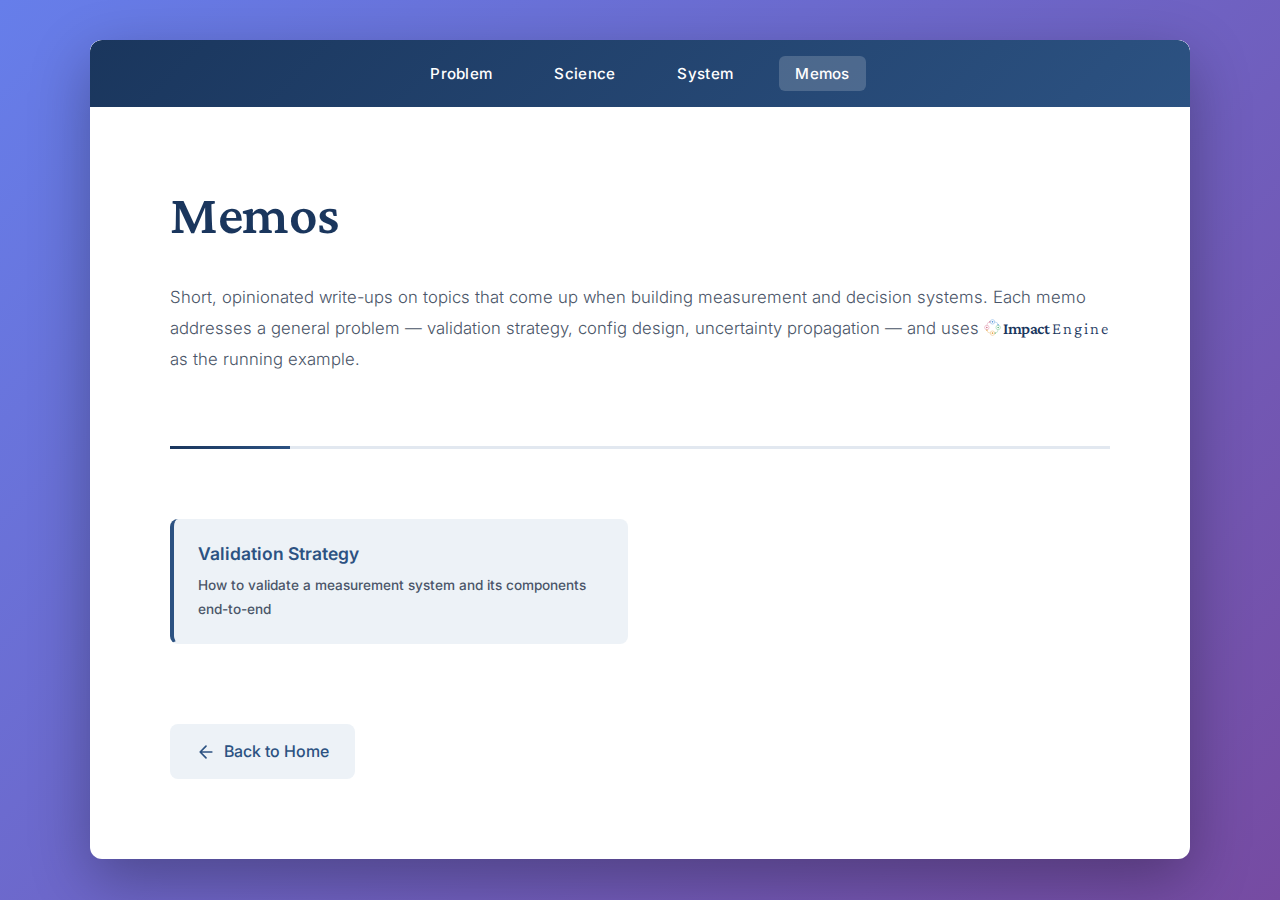
<file: memos.html>
<!DOCTYPE html>
<html lang="en">
<head>
    <meta charset="UTF-8">
    <meta name="viewport" content="width=device-width, initial-scale=1.0">
    <meta name="description" content="Impact Engine — memos on measurement, evidence, and decision systems.">
    <title>Memos | Impact Engine</title>
    <link rel="preconnect" href="https://fonts.googleapis.com">
    <link rel="preconnect" href="https://fonts.gstatic.com" crossorigin>
    <link href="https://fonts.googleapis.com/css2?family=Crimson+Pro:wght@300;400;600&family=Inter:wght@300;400;500;600&display=swap" rel="stylesheet">
    <link rel="stylesheet" href="styles.css">
</head>
<body>
    <div class="container">
        <nav>
            <ul>
                <li><a href="index.html">Problem</a></li>
                <li><a href="science.html">Science</a></li>
                <li><a href="system.html">System</a></li>
                <li><a href="memos.html" aria-current="page">Memos</a></li>
            </ul>
        </nav>

        <div class="content">
            <header>
                <h1>Memos</h1>
                <p class="subtitle">
                    Short, opinionated write-ups on topics that come up when building
                    measurement and decision systems. Each memo addresses a general
                    problem — validation strategy, config design, uncertainty propagation —
                    and uses Impact Engine as the running example.
                </p>
            </header>

            <main>
                <div class="card-grid card-grid-2">
                    <a href="memos/validation.html" class="card card-compact">
                        <h3>Validation Strategy</h3>
                        <p>How to validate a measurement system and its components end-to-end</p>
                    </a>
                </div>

                <a href="index.html" class="back-link">
                    <svg xmlns="http://www.w3.org/2000/svg" width="20" height="20" viewBox="0 0 24 24" fill="none" stroke="currentColor" stroke-width="2" stroke-linecap="round" stroke-linejoin="round">
                        <path d="M19 12H5M12 19l-7-7 7-7"/>
                    </svg>
                    Back to Home
                </a>
            </main>
        </div>
    </div>
<script src="logo-inline.js"></script>
</body>
</html>
</file>
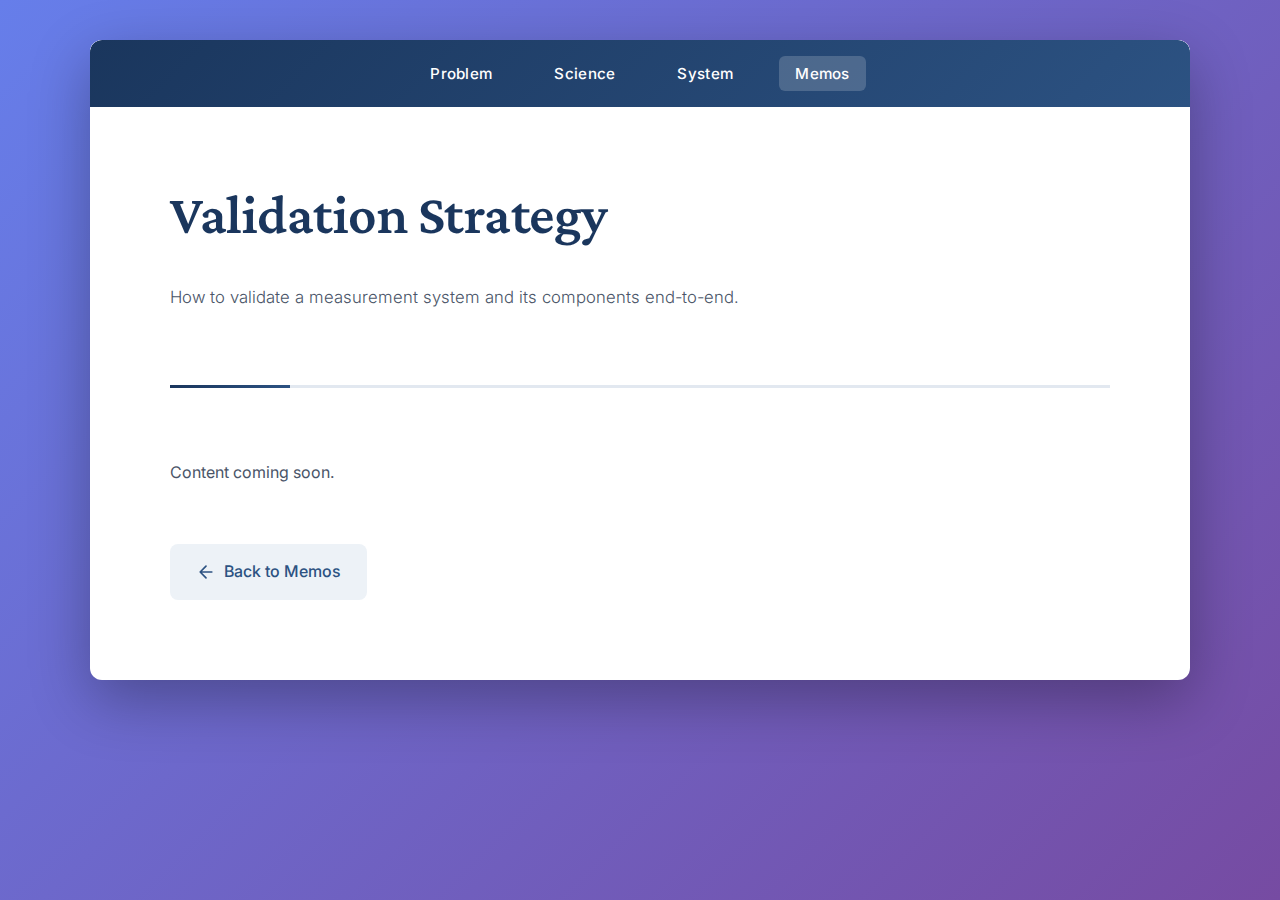
<file: memos/validation.html>
<!DOCTYPE html>
<html lang="en">
<head>
    <meta charset="UTF-8">
    <meta name="viewport" content="width=device-width, initial-scale=1.0">
    <meta name="description" content="How to validate a measurement system and its components — using Impact Engine as the running example.">
    <title>Validation Strategy | Memos | Impact Engine</title>
    <link rel="preconnect" href="https://fonts.googleapis.com">
    <link rel="preconnect" href="https://fonts.gstatic.com" crossorigin>
    <link href="https://fonts.googleapis.com/css2?family=Crimson+Pro:wght@300;400;600&family=Inter:wght@300;400;500;600&display=swap" rel="stylesheet">
    <link rel="stylesheet" href="../styles.css">
</head>
<body>
    <div class="container">
        <nav>
            <ul>
                <li><a href="../index.html">Problem</a></li>
                <li><a href="../science.html">Science</a></li>
                <li><a href="../system.html">System</a></li>
                <li><a href="../memos.html" aria-current="page">Memos</a></li>
            </ul>
        </nav>

        <div class="content">
            <header>
                <h1>Validation Strategy</h1>
                <p class="subtitle">
                    How to validate a measurement system and its components end-to-end.
                </p>
            </header>

            <main>
                <p>
                    Content coming soon.
                </p>

                <a href="../memos.html" class="back-link">
                    <svg xmlns="http://www.w3.org/2000/svg" width="20" height="20" viewBox="0 0 24 24" fill="none" stroke="currentColor" stroke-width="2" stroke-linecap="round" stroke-linejoin="round">
                        <path d="M19 12H5M12 19l-7-7 7-7"/>
                    </svg>
                    Back to Memos
                </a>
            </main>
        </div>
    </div>
<script src="../logo-inline.js"></script>
</body>
</html>
</file>
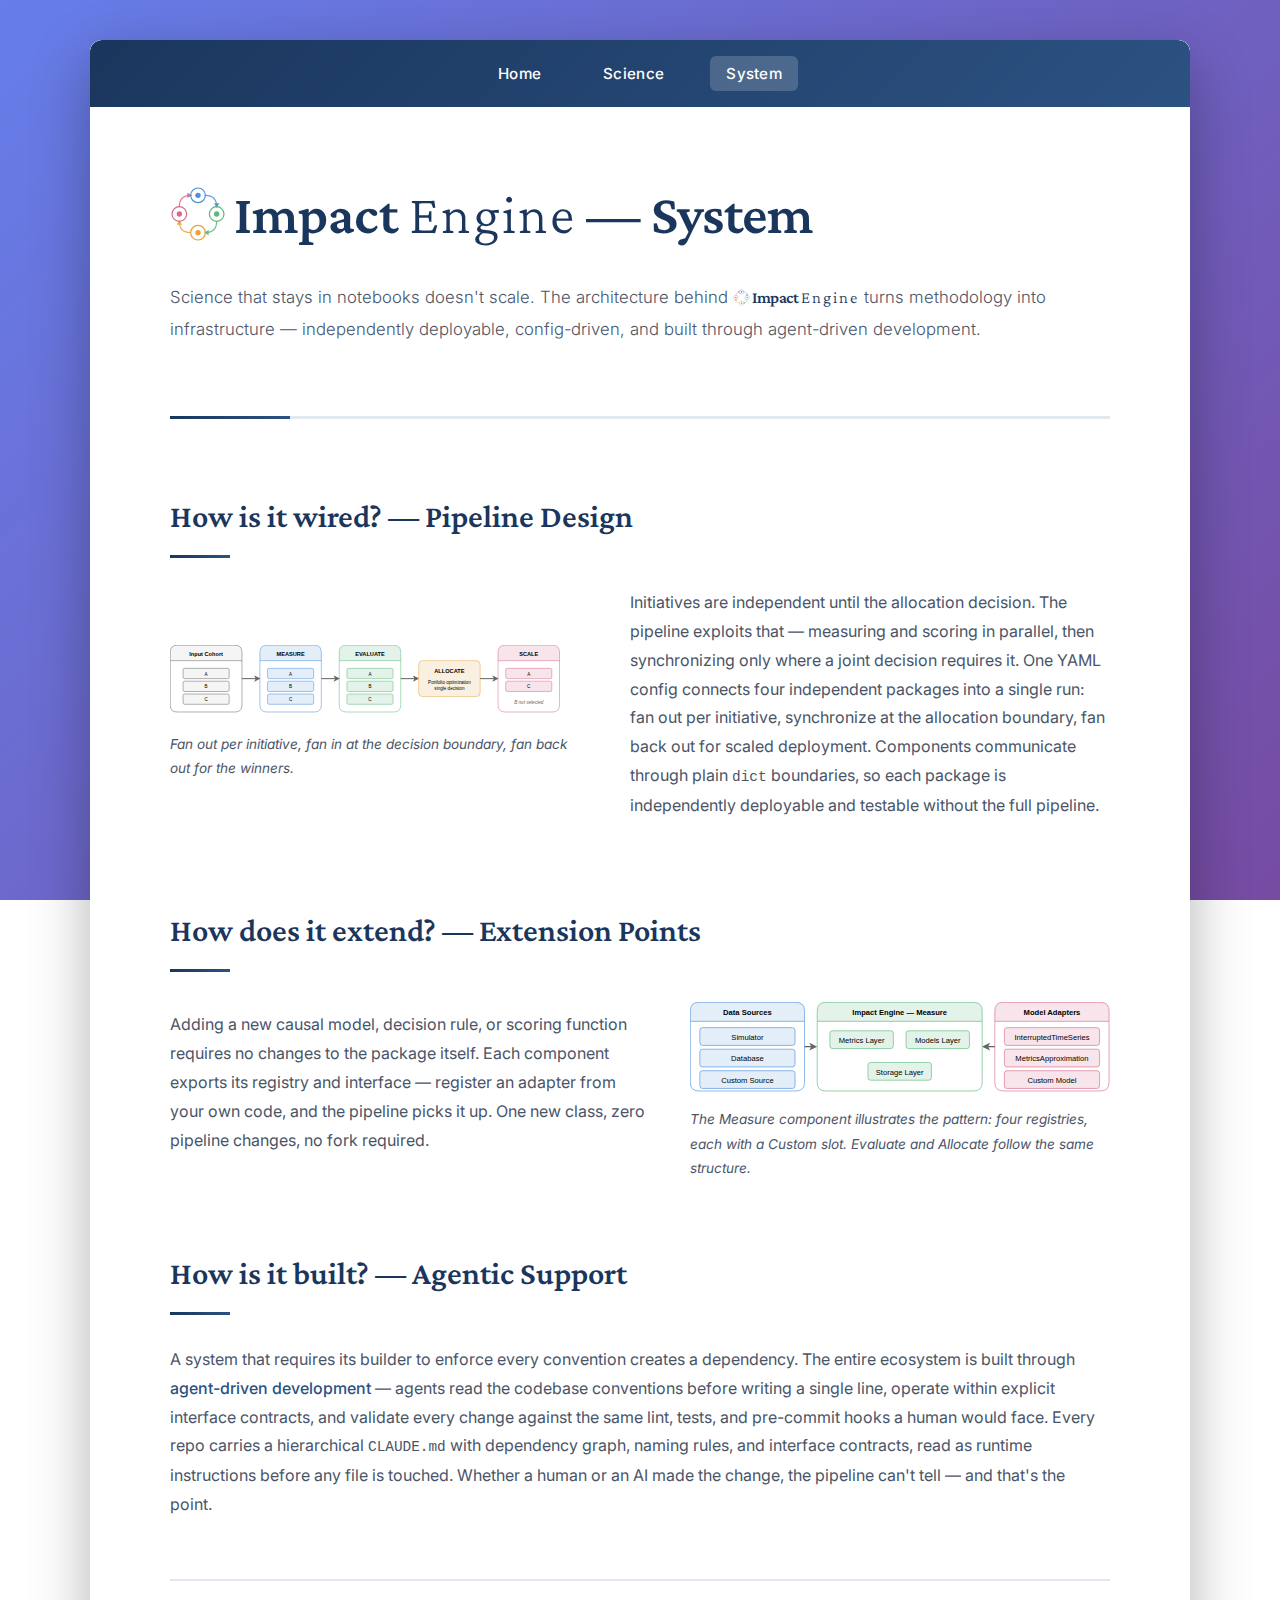
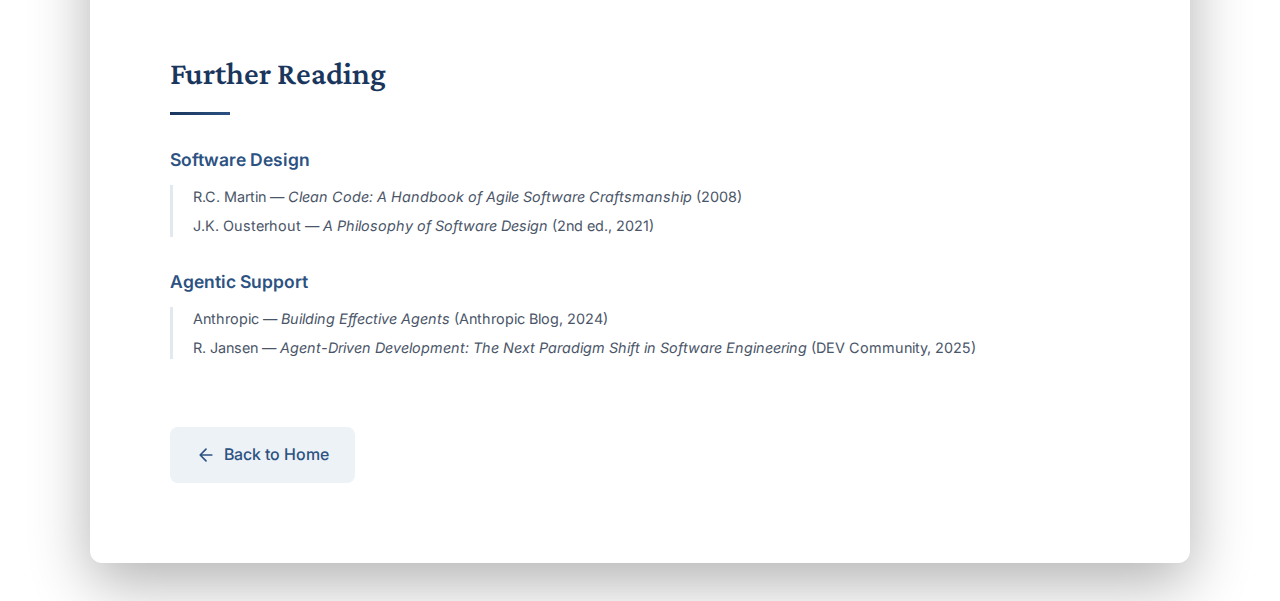
<file: site/system.html>
<!DOCTYPE html>
<html lang="en">
<head>
    <meta charset="UTF-8">
    <meta name="viewport" content="width=device-width, initial-scale=1.0">
    <meta name="description" content="Impact Engine — system architecture: config-driven pipeline of independent, adapter-based components communicating through versioned contracts.">
    <title>System | Impact Engine</title>
    <link rel="preconnect" href="https://fonts.googleapis.com">
    <link rel="preconnect" href="https://fonts.gstatic.com" crossorigin>
    <link href="https://fonts.googleapis.com/css2?family=Crimson+Pro:wght@300;400;600&family=Inter:wght@300;400;500;600&display=swap" rel="stylesheet">
    <link rel="stylesheet" href="styles.css">
</head>
<body>
    <div class="container">
        <nav>
            <ul>
                <li><a href="index.html">Home</a></li>
                <li><a href="science.html">Science</a></li>
                <li><a href="system.html" aria-current="page">System</a></li>

            </ul>
        </nav>

        <div class="content">
            <header>
                <h1><strong>Impact Engine</strong> — System</h1>
                <p class="subtitle">
                    Science that stays in notebooks doesn't scale. The architecture
                    behind Impact Engine turns methodology into infrastructure —
                    independently deployable, config-driven, and built through
                    agent-driven development.
                </p>
            </header>

            <main>
                <h2>How is it wired? — Pipeline Design</h2>
                <div class="section-flex">
                    <div class="section-image" style="max-width: 420px;">
                        <img src="_static/system-pipeline.svg"
                             alt="Pipeline flow showing parallel fan-out per initiative, fan-in at Allocate, and fan-out for selected initiatives">
                        <p class="diagram-caption">Fan out per initiative, fan in at the decision boundary, fan back out for the winners.</p>
                    </div>
                    <div class="section-text">
                        <p>
                            Initiatives are independent until the allocation decision. The
                            pipeline exploits that — measuring and scoring in parallel, then
                            synchronizing only where a joint decision requires it. One YAML
                            config connects four independent packages into a single run: fan
                            out per initiative, synchronize at the allocation boundary, fan
                            back out for scaled deployment. Components communicate through
                            plain <code>dict</code> boundaries, so each package is independently
                            deployable and testable without the full pipeline.
                        </p>
                    </div>
                </div>

                <h2>How does it extend? — Extension Points</h2>
                <div class="section-flex">
                    <div class="section-text">
                        <p>
                            Adding a new causal model, decision rule, or scoring function
                            requires no changes to the package itself. Each component exports
                            its registry and interface — register an adapter from your own
                            code, and the pipeline picks it up. One new class, zero pipeline
                            changes, no fork required.
                        </p>
                    </div>
                    <div class="section-image" style="max-width: 420px;">
                        <img src="_static/system-measure-overview.svg"
                             alt="Measure component extension groups — Data Sources, Impact Engine core, Model Adapters, Data Storage — each with concrete implementations and a Custom slot">
                        <p class="diagram-caption">The Measure component illustrates the pattern: four registries, each with a Custom slot. Evaluate and Allocate follow the same structure.</p>
                    </div>
                </div>

                <h2>How is it built? — Agentic Support</h2>
                <p>
                    A system that requires its builder to enforce every convention creates
                    a dependency. The entire ecosystem is built through
                    <a href="https://dev.to/remojansen/agent-driven-development-add-the-next-paradigm-shift-in-software-engineering-1jfg" target="_blank">agent-driven development</a>
                    — agents read the codebase conventions before writing a single line,
                    operate within explicit interface contracts, and validate every change
                    against the same lint, tests, and pre-commit hooks a human would face.
                    Every repo carries a hierarchical <code>CLAUDE.md</code> with dependency
                    graph, naming rules, and interface contracts, read as runtime instructions
                    before any file is touched. Whether a human or an AI made the change,
                    the pipeline can't tell — and that's the point.
                </p>

                <hr>
                <h2>Further Reading</h2>

                <h4>Software Design</h4>
                <div class="reading-list">
                    <p>R.C. Martin — <em>Clean Code: A Handbook of Agile Software Craftsmanship</em> (2008)</p>
                    <p>J.K. Ousterhout — <em>A Philosophy of Software Design</em> (2nd ed., 2021)</p>
                </div>

                <h4>Agentic Support</h4>
                <div class="reading-list">
                    <p>Anthropic — <em>Building Effective Agents</em> (Anthropic Blog, 2024)</p>
                    <p>R. Jansen — <em>Agent-Driven Development: The Next Paradigm Shift in Software Engineering</em> (DEV Community, 2025)</p>
                </div>

                <a href="index.html" class="back-link">
                    <svg xmlns="http://www.w3.org/2000/svg" width="20" height="20" viewBox="0 0 24 24" fill="none" stroke="currentColor" stroke-width="2" stroke-linecap="round" stroke-linejoin="round">
                        <path d="M19 12H5M12 19l-7-7 7-7"/>
                    </svg>
                    Back to Home
                </a>
            </main>
        </div>
    </div>
<script src="logo-inline.js"></script>
</body>
</html>
</file>
<file: styles.css>
/* Impact Engine — shared styles
   Matches the visual identity of peisenha.github.io */

* {
    margin: 0;
    padding: 0;
    box-sizing: border-box;
}

:root {
    --primary-color: #1a365d;
    --accent-color: #2c5282;
    --text-color: #2d3748;
    --text-light: #4a5568;
    --background: #f7fafc;
    --card-background: #ffffff;
    --border-color: #e2e8f0;
    --hover-color: #edf2f7;
}

html {
    scroll-behavior: smooth;
}

body {
    font-family: 'Inter', -apple-system, BlinkMacSystemFont, 'Segoe UI', sans-serif;
    line-height: 1.7;
    color: var(--text-color);
    background: linear-gradient(135deg, #667eea 0%, #764ba2 100%);
    background-attachment: fixed;
    padding: 40px 20px;
}

.container {
    max-width: 1100px;
    margin: 0 auto;
    background-color: var(--card-background);
    border-radius: 12px;
    overflow: hidden;
    box-shadow: 0 20px 60px rgba(0,0,0,0.3);
    animation: fadeIn 0.6s ease-out;
}

/* Navigation */

nav {
    background: linear-gradient(135deg, var(--primary-color), var(--accent-color));
    padding: 20px 60px;
    position: sticky;
    top: 0;
    z-index: 100;
    backdrop-filter: blur(10px);
}

nav ul {
    list-style: none;
    display: flex;
    gap: 30px;
    flex-wrap: wrap;
    justify-content: center;
    margin: 0;
    padding: 0;
}

nav li {
    margin: 0;
    padding: 0;
}

nav li::before {
    content: none;
}

nav a {
    color: white;
    text-decoration: none;
    font-weight: 500;
    font-size: 0.95em;
    padding: 8px 16px;
    border-radius: 6px;
    transition: all 0.3s ease;
    letter-spacing: 0.3px;
    border-bottom: none;
}

nav a:hover {
    background-color: rgba(255,255,255,0.15);
    transform: translateY(-2px);
    color: white;
    border-bottom: none;
}

nav a[aria-current="page"] {
    background-color: rgba(255,255,255,0.18);
    cursor: default;
    pointer-events: none;
}

/* Content area */

.content {
    padding: 60px 80px 80px;
}

/* Header */

header {
    margin-bottom: 70px;
    padding-bottom: 50px;
    border-bottom: 3px solid var(--border-color);
    position: relative;
}

header::after {
    content: '';
    position: absolute;
    bottom: -3px;
    left: 0;
    width: 120px;
    height: 3px;
    background: linear-gradient(90deg, var(--primary-color), var(--accent-color));
}

/* Header logo lockup */

.header-logo {
    margin-bottom: 30px;
    text-align: center;
}

.header-logo img {
    max-width: 800px;
    width: 85%;
    height: auto;
    display: inline-block;
}

@media (max-width: 480px) {
    .header-logo img {
        max-width: 280px;
    }
}

/* Typography */

h1 {
    font-family: 'Crimson Pro', Georgia, serif;
    font-size: 3.5em;
    font-weight: 600;
    margin-bottom: 20px;
    color: var(--primary-color);
    letter-spacing: -0.5px;
}

h2 {
    font-family: 'Crimson Pro', Georgia, serif;
    font-size: 2em;
    font-weight: 600;
    margin-top: 65px;
    margin-bottom: 30px;
    color: var(--primary-color);
    position: relative;
    padding-bottom: 15px;
}

h2::after {
    content: '';
    position: absolute;
    bottom: 0;
    left: 0;
    width: 60px;
    height: 3px;
    background: linear-gradient(90deg, var(--primary-color), var(--accent-color));
}

h3 {
    font-size: 1.4em;
    font-weight: 600;
    margin-top: 35px;
    margin-bottom: 12px;
    color: var(--accent-color);
}

h4 {
    font-size: 1.1em;
    font-weight: 600;
    margin-top: 30px;
    margin-bottom: 10px;
    color: var(--accent-color);
}

h4 .badges {
    display: inline-flex;
    gap: 8px;
    align-items: center;
    margin-right: 10px;
    vertical-align: middle;
}

h4 .badges a {
    border-bottom: none;
    line-height: 0;
}

h4 .badges img {
    height: 1.1em;
}

p {
    margin-bottom: 18px;
    color: var(--text-light);
    line-height: 1.8;
}

strong {
    font-weight: 600;
    color: var(--text-color);
}

em {
    font-style: italic;
}

pre {
    background-color: var(--hover-color);
    border-left: 4px solid var(--accent-color);
    border-radius: 0 8px 8px 0;
    padding: 20px 24px;
    overflow-x: auto;
    margin: 24px 0;
    font-size: 0.9em;
    line-height: 1.6;
}

pre code {
    font-family: 'SF Mono', 'Fira Code', 'Fira Mono', Menlo, monospace;
    color: var(--text-color);
}

code {
    font-family: 'SF Mono', 'Fira Code', 'Fira Mono', Menlo, monospace;
    font-size: 0.9em;
}

a {
    color: var(--accent-color);
    text-decoration: none;
    border-bottom: 2px solid transparent;
    transition: all 0.3s ease;
    font-weight: 500;
}

a:hover {
    color: var(--primary-color);
    border-bottom-color: var(--accent-color);
}

/* Epigraph (quote under page title) */

.epigraph {
    font-family: 'Crimson Pro', Georgia, serif;
    font-size: 1.3em;
    font-style: italic;
    color: var(--text-light);
    margin-bottom: 6px;
    line-height: 1.8;
}

.epigraph-author {
    font-size: 0.95em;
    color: var(--text-light);
    margin-bottom: 25px;
}

/* Tagline (italic serif intro) */

.tagline {
    font-family: 'Crimson Pro', Georgia, serif;
    font-style: italic;
    font-weight: 400;
    font-size: 1.3em;
    color: var(--text-light);
    margin-bottom: 25px;
    line-height: 1.8;
}

.subtitle {
    font-size: 1.05em;
    color: var(--text-light);
    line-height: 1.8;
    font-weight: 300;
    margin-bottom: 22px;
}

/* Lists */

.content ul {
    margin-left: 0;
    margin-bottom: 25px;
    list-style: none;
}

.content li {
    margin-bottom: 20px;
    padding-left: 30px;
    position: relative;
    color: var(--text-light);
    line-height: 1.8;
}

.content li::before {
    content: '\25B8';
    position: absolute;
    left: 0;
    color: var(--accent-color);
    font-weight: bold;
    font-size: 1.2em;
}

/* Card grid */

.card-grid {
    display: grid;
    gap: 24px;
    margin-top: 40px;
    margin-bottom: 40px;
}

.card-grid-3 {
    grid-template-columns: repeat(3, 1fr);
}

.card-grid-2 {
    grid-template-columns: repeat(2, 1fr);
}

.card-grid-4 {
    grid-template-columns: repeat(4, 1fr);
}

.card {
    background-color: var(--hover-color);
    border-radius: 8px;
    border-left: 4px solid var(--accent-color);
    padding: 30px;
    transition: all 0.3s ease;
}

.card:hover {
    box-shadow: 0 4px 12px rgba(0,0,0,0.08);
    transform: translateY(-4px);
}

.card h3 {
    margin-top: 0;
    margin-bottom: 12px;
}

.card p {
    margin-bottom: 0;
    font-size: 0.95em;
}

.card-compact {
    padding: 20px 24px;
}

.card-compact h3 {
    font-size: 1.1em;
    margin-bottom: 4px;
}

.card-compact p {
    font-size: 0.85em;
}

.badge {
    display: block;
    margin-top: 10px;
    height: 20px;
}

.card a {
    display: inline-block;
    margin-top: 12px;
}

/* Tables */

table {
    width: 100%;
    border-collapse: collapse;
    margin-top: 20px;
    margin-bottom: 30px;
    font-size: 0.95em;
}

th {
    text-align: left;
    padding: 12px 16px;
    border-bottom: 3px solid var(--border-color);
    color: var(--primary-color);
    font-weight: 600;
}

td {
    padding: 12px 16px;
    border-bottom: 1px solid var(--border-color);
    color: var(--text-light);
}

tr:hover {
    background-color: var(--hover-color);
}

/* Horizontal rule */

hr {
    border: none;
    border-top: 2px solid var(--border-color);
    margin: 60px 0;
}

/* Back link */

.back-link {
    display: inline-flex;
    align-items: center;
    gap: 8px;
    margin-top: 40px;
    padding: 12px 24px;
    background-color: var(--hover-color);
    border-radius: 8px;
    color: var(--accent-color);
    text-decoration: none;
    font-weight: 500;
    transition: all 0.3s ease;
    border: 2px solid transparent;
}

.back-link:hover {
    background-color: var(--accent-color);
    color: white;
    border-color: var(--accent-color);
    transform: translateY(-2px);
    box-shadow: 0 4px 12px rgba(44, 82, 130, 0.3);
}

/* Section spacing for sub-pages */

section {
    scroll-margin-top: 80px;
}

/* Responsive */

@media (max-width: 768px) {
    body {
        padding: 20px 10px;
    }

    .container {
        border-radius: 8px;
    }

    nav {
        padding: 15px 20px;
    }

    nav ul {
        gap: 15px;
    }

    nav a {
        font-size: 0.85em;
        padding: 6px 12px;
    }

    .content {
        padding: 40px 30px;
    }

    h1 {
        font-size: 2.5em;
    }

    h2 {
        font-size: 1.6em;
        margin-top: 45px;
    }

    .card-grid-3 {
        grid-template-columns: 1fr;
    }

    .card-grid-2 {
        grid-template-columns: 1fr;
    }

    .card-grid-4 {
        grid-template-columns: repeat(2, 1fr);
    }
}

@media (max-width: 480px) {
    body {
        padding: 10px;
    }

    .content {
        padding: 30px 20px;
    }

    h1 {
        font-size: 2em;
    }

    .content li {
        padding-left: 25px;
    }
}

/* Side-by-side layout (image left, text right) */

.section-flex {
    display: flex;
    gap: 40px;
    align-items: flex-start;
}

.section-flex .section-image {
    flex-shrink: 0;
    max-width: 240px;
    margin: 0;
    border-radius: 8px;
}

.section-flex .section-image img {
    max-width: 100%;
    height: auto;
    display: block;
}

.section-flex .section-image .diagram-caption {
    margin-top: 10px;
    margin-bottom: 0;
}

.section-flex .section-text {
    flex: 1;
}

@media (max-width: 768px) {
    .section-flex {
        flex-direction: column;
    }

    .section-flex .section-image {
        max-width: 200px;
        margin: 0 auto 20px;
    }
}

/* Diagrams */

.diagram-container {
    margin: 40px 0;
    text-align: center;
}

.diagram-container img {
    max-width: 100%;
    height: auto;
}

.diagram-caption {
    font-size: 0.85em;
    color: var(--text-light);
    margin-top: 12px;
    font-style: italic;
}

/* Reading list (further reading citations) */

.reading-list {
    border-left: 3px solid var(--border-color);
    padding-left: 20px;
    margin-bottom: 28px;
}

.reading-list p {
    font-size: 0.9em;
    margin-bottom: 6px;
    line-height: 1.6;
}

/* Inline logo mark + brand wordmark */

.logo-inline {
    height: 1em;
    width: auto;
    vertical-align: -0.15em;
    display: inline;
    margin-right: 0.15em;
}

.brand-impact-engine {
    font-family: 'Crimson Pro', Georgia, serif;
    color: var(--primary-color);
}

.brand-impact {
    font-weight: 600;
    letter-spacing: -0.5px;
}

.brand-engine {
    font-weight: 300;
    letter-spacing: 2px;
}

/* Animation */

@keyframes fadeIn {
    from {
        opacity: 0;
        transform: translateY(20px);
    }
    to {
        opacity: 1;
        transform: translateY(0);
    }
}
</file>
<file: site/styles.css>
/* Impact Engine — shared styles
   Matches the visual identity of peisenha.github.io */

* {
    margin: 0;
    padding: 0;
    box-sizing: border-box;
}

:root {
    --primary-color: #1a365d;
    --accent-color: #2c5282;
    --text-color: #2d3748;
    --text-light: #4a5568;
    --background: #f7fafc;
    --card-background: #ffffff;
    --border-color: #e2e8f0;
    --hover-color: #edf2f7;
}

html {
    scroll-behavior: smooth;
}

body {
    font-family: 'Inter', -apple-system, BlinkMacSystemFont, 'Segoe UI', sans-serif;
    line-height: 1.7;
    color: var(--text-color);
    background: linear-gradient(135deg, #667eea 0%, #764ba2 100%);
    background-attachment: fixed;
    padding: 40px 20px;
}

.container {
    max-width: 1100px;
    margin: 0 auto;
    background-color: var(--card-background);
    border-radius: 12px;
    overflow: hidden;
    box-shadow: 0 20px 60px rgba(0,0,0,0.3);
    animation: fadeIn 0.6s ease-out;
}

/* Navigation */

nav {
    background: linear-gradient(135deg, var(--primary-color), var(--accent-color));
    padding: 20px 60px;
    position: sticky;
    top: 0;
    z-index: 100;
    backdrop-filter: blur(10px);
}

nav ul {
    list-style: none;
    display: flex;
    gap: 30px;
    flex-wrap: wrap;
    justify-content: center;
    margin: 0;
    padding: 0;
}

nav li {
    margin: 0;
    padding: 0;
}

nav li::before {
    content: none;
}

nav a {
    color: white;
    text-decoration: none;
    font-weight: 500;
    font-size: 0.95em;
    padding: 8px 16px;
    border-radius: 6px;
    transition: all 0.3s ease;
    letter-spacing: 0.3px;
    border-bottom: none;
}

nav a:hover {
    background-color: rgba(255,255,255,0.15);
    transform: translateY(-2px);
    color: white;
    border-bottom: none;
}

nav a[aria-current="page"] {
    background-color: rgba(255,255,255,0.18);
    cursor: default;
    pointer-events: none;
}

/* Content area */

.content {
    padding: 60px 80px 80px;
}

/* Header */

header {
    margin-bottom: 70px;
    padding-bottom: 50px;
    border-bottom: 3px solid var(--border-color);
    position: relative;
}

header::after {
    content: '';
    position: absolute;
    bottom: -3px;
    left: 0;
    width: 120px;
    height: 3px;
    background: linear-gradient(90deg, var(--primary-color), var(--accent-color));
}

/* Header logo lockup */

.header-logo {
    margin-bottom: 30px;
    text-align: center;
}

.header-logo img,
.header-logo svg {
    max-width: 800px;
    width: 85%;
    height: auto;
    display: inline-block;
}

@media (max-width: 480px) {
    .header-logo img,
    .header-logo svg {
        max-width: 280px;
    }
}

/* Typography */

h1 {
    font-family: 'Crimson Pro', Georgia, serif;
    font-size: 3.5em;
    font-weight: 600;
    margin-bottom: 20px;
    color: var(--primary-color);
    letter-spacing: -0.5px;
}

h2 {
    font-family: 'Crimson Pro', Georgia, serif;
    font-size: 2em;
    font-weight: 600;
    margin-top: 65px;
    margin-bottom: 30px;
    color: var(--primary-color);
    position: relative;
    padding-bottom: 15px;
}

h2::after {
    content: '';
    position: absolute;
    bottom: 0;
    left: 0;
    width: 60px;
    height: 3px;
    background: linear-gradient(90deg, var(--primary-color), var(--accent-color));
}

h3 {
    font-size: 1.4em;
    font-weight: 600;
    margin-top: 35px;
    margin-bottom: 12px;
    color: var(--accent-color);
}

h4 {
    font-size: 1.1em;
    font-weight: 600;
    margin-top: 30px;
    margin-bottom: 10px;
    color: var(--accent-color);
}

h4 .badges {
    display: inline-flex;
    gap: 8px;
    align-items: center;
    margin-right: 10px;
    vertical-align: middle;
}

h4 .badges a {
    border-bottom: none;
    line-height: 0;
}

h4 .badges img {
    height: 1.1em;
}

p {
    margin-bottom: 18px;
    color: var(--text-light);
    line-height: 1.8;
}

strong {
    font-weight: 600;
    color: var(--text-color);
}

em {
    font-style: italic;
}

pre {
    background-color: var(--hover-color);
    border-left: 4px solid var(--accent-color);
    border-radius: 0 8px 8px 0;
    padding: 20px 24px;
    overflow-x: auto;
    margin: 24px 0;
    font-size: 0.9em;
    line-height: 1.6;
}

.code-label {
    display: block;
    font-family: 'SF Mono', 'Fira Code', 'Fira Mono', Menlo, monospace;
    font-size: 0.75em;
    color: var(--text-light);
    letter-spacing: 0.03em;
    margin-bottom: 4px;
}

pre code {
    font-family: 'SF Mono', 'Fira Code', 'Fira Mono', Menlo, monospace;
    color: var(--text-color);
}

code {
    font-family: 'SF Mono', 'Fira Code', 'Fira Mono', Menlo, monospace;
    font-size: 0.9em;
}

a {
    color: var(--accent-color);
    text-decoration: none;
    border-bottom: 2px solid transparent;
    transition: all 0.3s ease;
    font-weight: 500;
}

a:hover {
    color: var(--primary-color);
    border-bottom-color: var(--accent-color);
}

/* Epigraph (quote under page title) */

.epigraph-block {
    position: relative;
    border-left: 3px solid var(--accent-color);
    padding-left: 24px;
    margin: 30px 0 25px;
}

.epigraph {
    font-family: 'Crimson Pro', Georgia, serif;
    font-size: 1.3em;
    font-style: italic;
    color: var(--text-light);
    margin-bottom: 6px;
    line-height: 1.8;
}

.epigraph-author {
    font-size: 0.95em;
    color: var(--text-light);
    margin-bottom: 0;
}

/* Tagline (italic serif intro) */

.tagline {
    font-family: 'Crimson Pro', Georgia, serif;
    font-style: italic;
    font-weight: 400;
    font-size: 1.3em;
    color: var(--text-light);
    margin-bottom: 25px;
    line-height: 1.8;
}

.subtitle {
    font-size: 1.05em;
    color: var(--text-light);
    line-height: 1.8;
    font-weight: 300;
    margin-bottom: 22px;
}

/* Lists */

.content ul {
    margin-left: 0;
    margin-bottom: 25px;
    list-style: none;
}

.content li {
    margin-bottom: 20px;
    padding-left: 30px;
    position: relative;
    color: var(--text-light);
    line-height: 1.8;
}

.content li::before {
    content: '\25B8';
    position: absolute;
    left: 0;
    color: var(--accent-color);
    font-weight: bold;
    font-size: 1.2em;
}

/* Card grid */

.card-grid {
    display: grid;
    gap: 24px;
    margin-top: 40px;
    margin-bottom: 40px;
}

.card-grid-3 {
    grid-template-columns: repeat(3, 1fr);
}

.card-grid-2 {
    grid-template-columns: repeat(2, 1fr);
}

.card-grid-4 {
    grid-template-columns: repeat(4, 1fr);
}

.card {
    background-color: var(--hover-color);
    border-radius: 8px;
    border-left: 4px solid var(--accent-color);
    padding: 30px;
    transition: all 0.3s ease;
}

.card:hover {
    box-shadow: 0 4px 12px rgba(0,0,0,0.08);
    transform: translateY(-4px);
}

.card h3 {
    margin-top: 0;
    margin-bottom: 12px;
}

.card p {
    margin-bottom: 0;
    font-size: 0.95em;
}

.card-compact {
    padding: 20px 24px;
}

.card-compact h3 {
    font-size: 1.1em;
    margin-bottom: 4px;
}

.card-compact p {
    font-size: 0.85em;
}

.badge {
    display: inline-block;
    margin-top: 10px;
    margin-right: 6px;
    height: 20px;
}

.card a {
    display: inline-block;
    margin-top: 12px;
}

/* Tables */

table {
    width: 100%;
    border-collapse: collapse;
    margin-top: 20px;
    margin-bottom: 30px;
    font-size: 0.95em;
}

th {
    text-align: left;
    padding: 12px 16px;
    border-bottom: 3px solid var(--border-color);
    color: var(--primary-color);
    font-weight: 600;
}

td {
    padding: 12px 16px;
    border-bottom: 1px solid var(--border-color);
    color: var(--text-light);
}

tr:hover {
    background-color: var(--hover-color);
}

/* Horizontal rule */

hr {
    border: none;
    border-top: 2px solid var(--border-color);
    margin: 60px 0;
}

/* Back link */

.back-link {
    display: inline-flex;
    align-items: center;
    gap: 8px;
    margin-top: 40px;
    padding: 12px 24px;
    background-color: var(--hover-color);
    border-radius: 8px;
    color: var(--accent-color);
    text-decoration: none;
    font-weight: 500;
    transition: all 0.3s ease;
    border: 2px solid transparent;
}

.back-link:hover {
    background-color: var(--accent-color);
    color: white;
    border-color: var(--accent-color);
    transform: translateY(-2px);
    box-shadow: 0 4px 12px rgba(44, 82, 130, 0.3);
}

/* Section spacing for sub-pages */

section {
    scroll-margin-top: 80px;
}

/* Responsive */

@media (max-width: 768px) {
    body {
        padding: 20px 10px;
    }

    .container {
        border-radius: 8px;
    }

    nav {
        padding: 15px 20px;
    }

    nav ul {
        gap: 15px;
    }

    nav a {
        font-size: 0.85em;
        padding: 6px 12px;
    }

    .content {
        padding: 40px 30px;
    }

    h1 {
        font-size: 2.5em;
    }

    h2 {
        font-size: 1.6em;
        margin-top: 45px;
    }

    .card-grid-3 {
        grid-template-columns: 1fr;
    }

    .card-grid-2 {
        grid-template-columns: 1fr;
    }

    .card-grid-4 {
        grid-template-columns: repeat(2, 1fr);
    }
}

@media (max-width: 480px) {
    body {
        padding: 10px;
    }

    .content {
        padding: 30px 20px;
    }

    h1 {
        font-size: 2em;
    }

    .content li {
        padding-left: 25px;
    }
}

/* Side-by-side layout (image left, text right) */

.section-flex {
    display: flex;
    gap: 40px;
    align-items: center;
}

.section-flex .section-image {
    flex-shrink: 0;
    max-width: 300px;
    margin: 0;
    border-radius: 8px;
}

.section-flex .section-image img {
    max-width: 100%;
    height: auto;
    display: block;
}

.section-flex .section-image .diagram-caption {
    margin-top: 10px;
    margin-bottom: 0;
}

.section-flex .section-text {
    flex: 1;
}

@media (max-width: 768px) {
    .section-flex {
        flex-direction: column;
    }

    .section-flex .section-image {
        max-width: 200px;
        margin: 0 auto 20px;
    }
}

/* Diagrams */

.diagram-container {
    margin: 40px 0;
    text-align: center;
}

.diagram-container img {
    max-width: 100%;
    height: auto;
}

.diagram-caption {
    font-size: 0.85em;
    color: var(--text-light);
    margin-top: 12px;
    font-style: italic;
}

/* Reading list (further reading citations) */

.reading-list {
    border-left: 3px solid var(--border-color);
    padding-left: 20px;
    margin-bottom: 28px;
}

.reading-list p {
    font-size: 0.9em;
    margin-bottom: 6px;
    line-height: 1.6;
}

/* Inline logo mark + brand wordmark */

.logo-inline {
    height: 1em;
    width: auto;
    vertical-align: -0.15em;
    display: inline;
    margin-right: 0.15em;
}

.brand-impact-engine {
    font-family: 'Crimson Pro', Georgia, serif;
    color: var(--primary-color);
}

.brand-impact {
    font-weight: 600;
    letter-spacing: -0.5px;
}

.brand-engine {
    font-weight: 300;
    letter-spacing: 2px;
}

/* Animation */

@keyframes fadeIn {
    from {
        opacity: 0;
        transform: translateY(20px);
    }
    to {
        opacity: 1;
        transform: translateY(0);
    }
}
</file>
